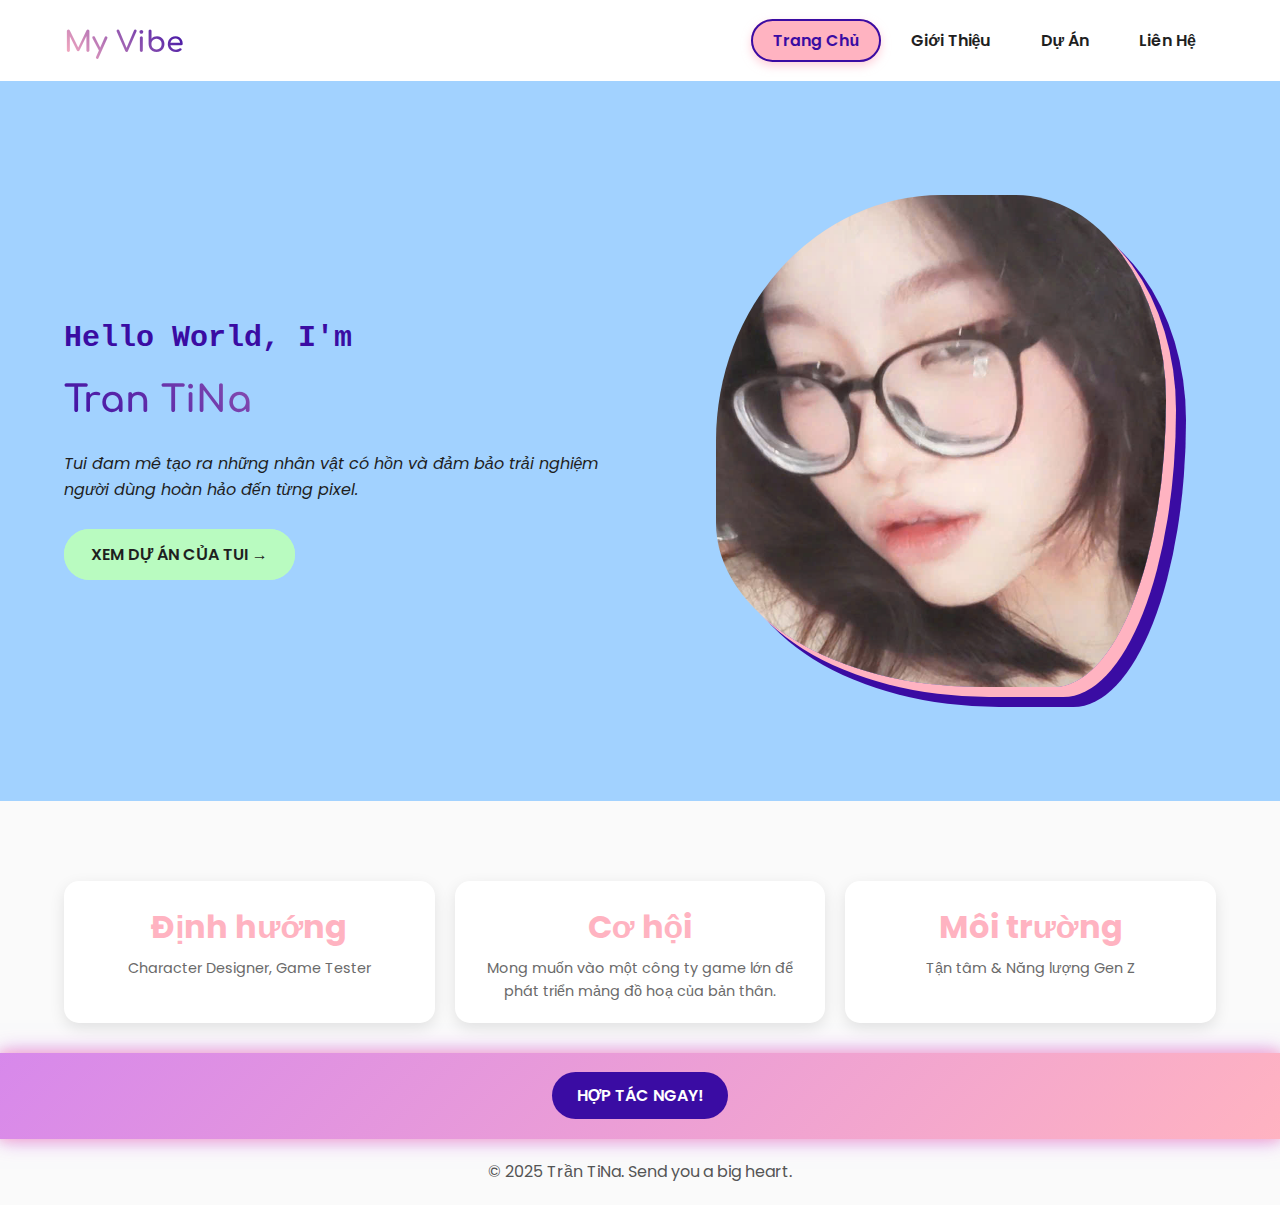
<file: index.html>
<!DOCTYPE html>
<html lang="vi">
<head>
    <meta charset="UTF-8">
    <meta name="viewport" content="width=device-width, initial-scale=1.0">
    <title>Tran TiNa</title>
    <link rel="stylesheet" href="css/style.css">
    <link href="https://fonts.googleapis.com/css2?family=Comfortaa:wght@400;700&family=Poppins:wght@300;400;600;700&display=swap" rel="stylesheet">
    <link rel="stylesheet" href="https://cdnjs.cloudflare.com/ajax/libs/font-awesome/6.0.0-beta3/css/all.min.css">
    <style>
        /* CSS Riêng cho trang chủ */
        .hero-new {
            display: flex;
            align-items: center;
            padding: 100px 0;
            background-color: var(--color-pastel-blue); 
            min-height: 80vh;
        }
        .hero-content {
            flex: 1;
            padding-right: 50px;
        }
        .hero-image-container {
            flex: 1;
            position: relative;
            display: flex;
            justify-content: center;
        }
        .hero-image-container img {
            width: 85%;
            max-width: 450px;
            height: auto;
            object-fit: cover;
            border-radius: 60% 40% 30% 70% / 60% 50% 70% 40%;
            box-shadow: 10px 10px 0 var(--color-pastel-pink), 20px 20px 0 var(--color-dark-purple); /* Box-shadow kép */
        }
        .hero-content h1 {
            font-family: var(--font-primary);
            font-size: 2.3rem;
            font-weight: 700;
            font-family:var(--font-secondary);
            background: linear-gradient(45deg, var(--color-dark-purple), var(--color-pastel-pink));
            -webkit-background-clip: text;
            -webkit-text-fill-color: transparent;
            color: var(--color-dark-purple);
            margin: 10px 0 20px 0;
        }
        .hero-content h3 {
            font-family: var(--font-secondary);
            font-size: 3.5rem;
            line-height: 1.1;
            color: var(--color-dark-purple);
            margin-bottom: 15px;
        }
        .hero-content .tagline {
            font-style: italic;
            color: var(--color-text-dark);
            margin-bottom: 30px;
        }
        .stats-grid-new {
            display: grid;
            grid-template-columns: repeat(3, 1fr);
            gap: 20px;
            margin-top: 50px;
            padding: 30px 0;
            text-align: center;
        }
        .stat-item-new {
            background-color: white;
            padding: 20px;
            border-radius: 15px;
            box-shadow: 0 5px 15px rgba(0, 0, 0, 0.1);
        }
        .stat-item-new h3 {
            color: var(--color-pastel-pink);
            font-size: 2rem;
            margin-bottom: 5px;
        }
        .stat-item-new p {
            font-size: 0.9rem;
            color: #6a6a6a;
        }
    </style>
</head>
<body>
    <header>
        <div class="container" style="display: flex; justify-content: space-between; align-items: center; padding: 15px 0;">
            <h1 class="logo"><a href="index.html">My Vibe</a></h1> 
            <nav class="main-nav" id="nav-menu">
                <ul>
                    <li><a href="index.html" class="active">Trang Chủ</a></li>
                    <li><a href="about.html">Giới Thiệu</a></li>
                    <li><a href="portfolio.html">Dự Án</a></li>
                    <li><a href="contact.html">Liên Hệ</a></li>
                </ul>
            </nav>
            <button class="menu-toggle" id="mobile-menu"><i class="fas fa-heart"></i></button>
        </div>
    </header>

    <main>
        <section class="hero-new">
            <div class="container" style="display: flex; align-items: center;">
                <div class="hero-content">
                    <p class="greeting" style="color: var(--color-dark-purple); font-weight: 600; font-family:'Courier New', Courier, monospace; font-size: 30px;">Hello World, I'm</p>
                    <h1>Tran TiNa</h1>
                    <p class="tagline">Tui đam mê tạo ra những nhân vật có hồn và đảm bảo trải nghiệm người dùng hoàn hảo đến từng pixel.</p>
                    
                    <div class="actions" style="margin-top: 40px;">
                        <a href="portfolio.html" class="btn btn-secondary">Xem Dự Án Của Tui →</a>
                    </div>
                </div>
                <div class="hero-image-container">
                    <img src="img/avt2.jpg" alt="Ảnh đại diện Gen Z">
                </div>
            </div>
        </section>
        
        <div class="container stats-grid-new">
            <div class="stat-item-new"><h3>Định hướng</h3><p>Character Designer, Game Tester</p></div>
            <div class="stat-item-new"><h3>Cơ hội</h3><p>Mong muốn vào một công ty game lớn để phát triển mảng đồ hoạ của bản thân.</p></div>
            <div class="stat-item-new"><h3>Môi trường</h3><p>Tận tâm & Năng lượng Gen Z</p></div>
        </div>
        
        <section class="section-pink-bg" style="padding: 30px 0; text-align: center;">
            <div class="container">
                <a href="contact.html" class="btn btn-primary" style="margin-top: 20px;">Hợp Tác Ngay!</a>
            </div>
        </section>
        
    </main>
    <footer>
        <div class="container">
            <p>&copy; 2025 Trần TiNa. Send you a big heart.</p>
    </footer>
    <script src="js/script.js"></script>
</body>
</html>
</file>
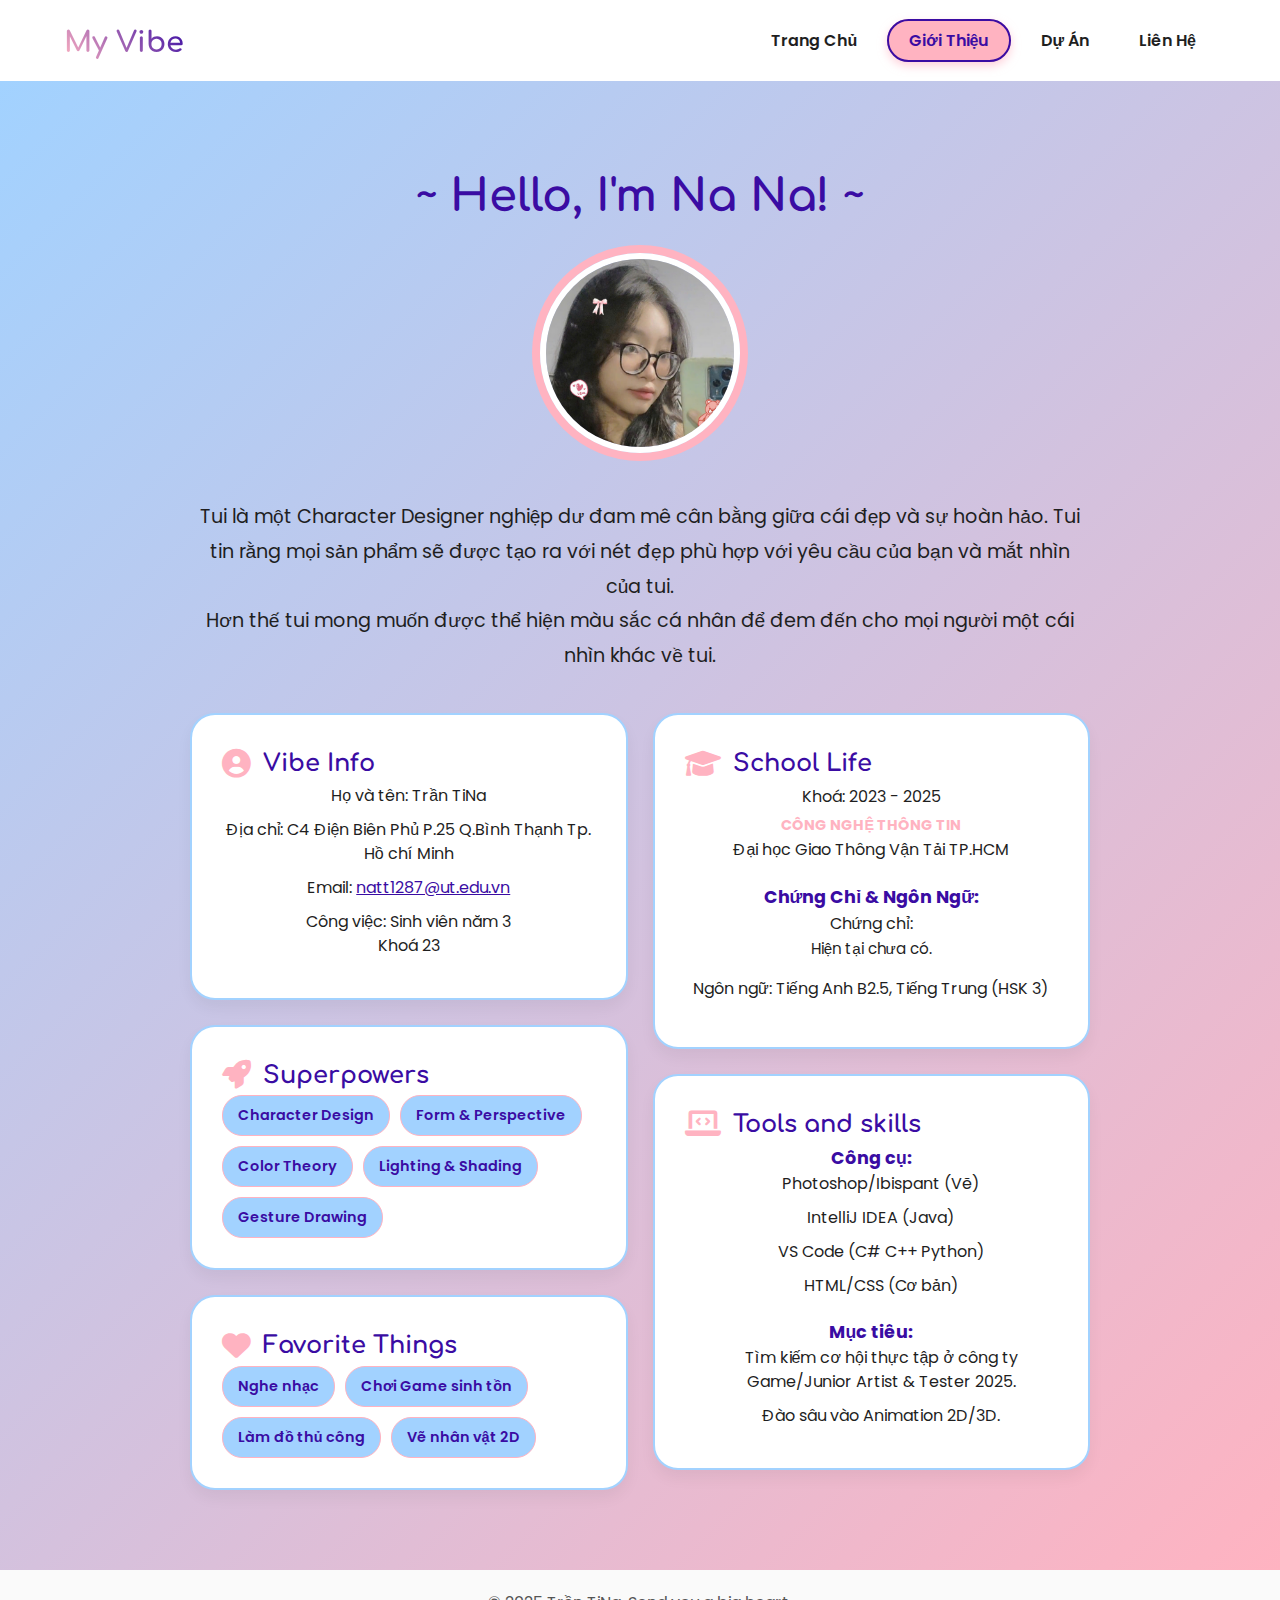
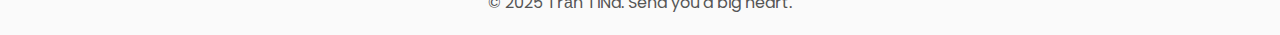
<file: about.html>
<!DOCTYPE html>
<html lang="vi">
<head>
    <meta charset="UTF-8">
    <meta name="viewport" content="width=device-width, initial-scale=1.0">
    <title>Giới Thiệu</title>
    <link rel="stylesheet" href="css/style.css">
    <link href="https://fonts.googleapis.com/css2?family=Comfortaa:wght@400;700&family=Poppins:wght@300;400;600;700&display=swap" rel="stylesheet">
    <link rel="stylesheet" href="https://cdnjs.cloudflare.com/ajax/libs/font-awesome/6.0.0-beta3/css/all.min.css">
    <style>
:root {
    --color-pastel-pink: #FFB3C1; 
    --color-pastel-blue: #A2D2FF;
    --color-pastel-mint: #B9FBC0; 
    --color-dark-purple: #3A0CA3; 
    --color-text-dark: #1F1F1F;
    --color-text-light: #F0F0F0;
    --font-primary: 'Poppins', sans-serif;
    --font-secondary: 'Comfortaa', cursive; 
}

        .story-section {
            padding: 80px 0;
            background: linear-gradient(135deg, var(--color-pastel-blue) 0%, var(--color-pastel-pink) 100%); /* Gradient nền */
        }

        .profile-image-box {
            text-align: center;
            margin-bottom: 40px;
        }

        .profile-image-box img {
            width: 200px; 
            height: 200px;
            border-radius: 50%; 
            object-fit: cover;
            border: 6px solid white;
            box-shadow: 0 0 0 8px var(--color-pastel-pink); 
            transition: transform 0.3s;
        }

        .profile-image-box img:hover {
            transform: scale(1.05) rotate(3deg);
        }

        .info-grid {
            display: grid;
            grid-template-columns: 1fr 1fr;
            gap: 25px;
            margin-top: 40px;
        }

        .info-card {
            background-color: white;
            padding: 30px;
            border-radius: 25px; 
            box-shadow: 0 8px 15px rgba(0, 0, 0, 0.05); 
            border: 2px solid var(--color-pastel-blue); 
            transition: transform 0.3s;
        }

        .info-card:hover {
            transform: translateY(-5px);
            box-shadow: 0 10px 20px rgba(0, 0, 0, 0.1);
        }

        .info-card h3 {
            font-family: 'Comfortaa', sans-serif;
            font-size: 1.5rem;
            color: var(--color-dark-purple);
            margin-top: 0;
            display: flex;
            align-items: center;
        }

        .info-card h3 i {
            margin-right: 12px;
            font-size: 1.8rem;
            color: var(--color-pastel-pink); 
        }

        .info-card ul {
            list-style: none;
            padding-left: 0;
        }
        
        .info-card li {
            margin-bottom: 10px;
            font-size: 1rem;
            color: var(--color-text-dark);
            line-height: 1.5;
        }
        
        .tag-list-new {
            display: flex;
            flex-wrap: wrap;
            gap: 10px;
        }

        .tag-list-new span {
            background-color: var(--color-pastel-blue);
            color: var(--color-dark-purple);
            padding: 8px 15px;
            border-radius: 20px;
            font-size: 0.9rem;
            font-weight: 600;
            border: 1px solid var(--color-pastel-pink);
        }
        
        .text-detail {
            margin-bottom: 15px;
            font-size: 1rem;
        }

        .text-detail strong {
            display: block;
            color: var(--color-pastel-pink);
            font-weight: 700;
            margin-top: 5px;
            font-size: 0.9rem;
            text-transform: uppercase;
        }

        /* Sở Thích Cá Nhân */
        .hobbies-section {
            padding: 60px 0;
            background-color: var(--color-pastel-pink);
        }
        .hobbies-grid {
            display: flex;
            justify-content: space-around;
            flex-wrap: wrap;
            margin-top: 30px;
        }
        .hobby-item {
            text-align: center;
            margin: 15px;
            width: 150px;
        }
        .hobby-item img {
            width: 80px;
            height: 80px;
            border-radius: 50%;
            object-fit: cover;
            border: 4px solid white;
            box-shadow: 0 0 0 5px var(--color-pastel-blue);
        }
        .hobby-item p {
            margin-top: 10px;
            font-weight: 600;
            color: white; 
        }
        
        @media (max-width: 768px) {
            .info-grid {
                grid-template-columns: 1fr;
            }
        }
    </style>
</head>
<body>
    <header>
        <div class="container" style="display: flex; justify-content: space-between; align-items: center; padding: 15px 0;">
            <h1 class="logo"><a href="index.html">My Vibe</a></h1>
            <nav class="main-nav" id="nav-menu">
                <ul>
                    <li><a href="index.html">Trang Chủ</a></li>
                    <li><a href="about.html" class="active">Giới Thiệu</a></li>
                    <li><a href="portfolio.html">Dự Án</a></li>
                    <li><a href="contact.html">Liên Hệ</a></li>
                </ul>
            </nav>
            <button class="menu-toggle" id="mobile-menu">
                <i class="fas fa-heart"></i>
            </button>
        </div>
    </header>
    <main>
        <section class="story-section">
            <div class="container">
                <h2 style="font-family: 'Comfortaa', sans-serif; font-size: 2.8rem; color: var(--color-dark-purple); text-align: center; margin-bottom: 20px;">~ Hello, I'm Na Na! ~</h2>
                
                <div class="profile-image-box">
                    <img src="img/avt.jpg" alt="Ảnh đại diện cá nhân">
                </div>
                <div class="content-wrapper" style="max-width: 900px; margin: 0 auto; text-align: center;">
                    <p style="font-size: 1.2rem; line-height: 1.8; color: var(--color-text-dark);">
                        Tui là một Character Designer nghiệp dư đam mê cân bằng giữa cái đẹp và sự hoàn hảo. Tui tin rằng mọi sản phẩm sẽ được tạo ra với nét đẹp phù hợp với yêu cầu của bạn và mắt nhìn của tui.
                        <br>Hơn thế tui mong muốn được thể hiện màu sắc cá nhân để đem đến cho mọi người một cái nhìn khác về tui.
                    </p>
                    
                    <div class="info-grid">
                        
                        <div>
                            <div class="info-card">
                                <h3><i class="fas fa-user-circle"></i> Vibe Info</h3>
                                <ul style="line-height: 1.8;">
                                    <li>Họ và tên: Trần TiNa</li>
                                    <li>Địa chỉ: C4 Điện Biên Phủ P.25 Q.Bình Thạnh Tp. Hồ chí Minh </li>
                                    <li>Email: <a href="mailto:natt1287@ut.edu.vn" style="color: var(--color-dark-purple);">natt1287@ut.edu.vn</a></li>
                                    <li>Công việc: Sinh viên năm 3<br>         Khoá 23<br></li>
                                </ul>
                            </div>

                            <div class="info-card" style="margin-top: 25px;">
                                <h3><i class="fas fa-rocket"></i> Superpowers</h3>
                                <div class="tag-list-new">
                                    <span>Character Design</span>
                                    <span>Form & Perspective</span>
                                    <span>Color Theory</span>
                                    <span>Lighting & Shading</span>
                                    <span>Gesture Drawing</span>
                                </div>
                            </div>
                            
                            <div class="info-card" style="margin-top: 25px;">
                                <h3><i class="fas fa-heart"></i> Favorite Things</h3>
                                <div class="tag-list-new">
                                    <span>Nghe nhạc</span>
                                    <span>Chơi Game sinh tồn</span>
                                    <span>Làm đồ thủ công</span>
                                    <span>Vẽ nhân vật 2D</span>
                                </div>
                            </div>
                        </div>

                        <div>
                            <div class="info-card">
                                <h3><i class="fas fa-graduation-cap"></i> School Life</h3>
                                <div class="text-detail">
                                    Khoá: 2023 - 2025
                                    <strong>Công nghệ Thông tin</strong>
                                    Đại học Giao Thông Vận Tải TP.HCM
                                </div>
                                
                                <h4 style="font-size: 1.1rem; color: var(--color-dark-purple); margin-top: 20px;">Chứng Chỉ & Ngôn Ngữ:</h4>
                                <div class="text-detail">
                                    Chứng chỉ:
                                    <p style="font-size: 0.95rem;">Hiện tại chưa có.</p>
                                </div>
                                <div class="text-detail" style="margin-top: 10px;">
                                    Ngôn ngữ: Tiếng Anh B2.5, Tiếng Trung (HSK 3)
                                </div>
                            </div>

                            <div class="info-card" style="margin-top: 25px;">
                                <h3><i class="fas fa-laptop-code"></i> Tools and skills</h3>
                                
                                <h4 style="font-size: 1.1rem; color: var(--color-dark-purple);">Công cụ:</h4>
                                <ul style="list-style-type: ''; padding-left: 20px; font-size: 0.95rem;">
                                    <li>Photoshop/Ibispant (Vẽ)</li>
                                    <li>IntelliJ IDEA (Java)</li>
                                    <li>VS Code (C# C++ Python)</li>
                                    <li>HTML/CSS (Cơ bản)</li>
                                </ul>

                                <h4 style="font-size: 1.1rem; color: var(--color-dark-purple); margin-top: 20px;">Mục tiêu:</h4>
                                <ul style="list-style-type: ''; padding-left: 20px; font-size: 0.95rem;">
                                    <li>Tìm kiếm cơ hội thực tập ở công ty Game/Junior Artist & Tester 2025.</li>
                                    <li>Đào sâu vào Animation 2D/3D.</li>
                                </ul>
                            </div>
                        </div>
                    </div>
                </div>
            </div>
        </section>
    </main>

    <footer>
        <div class="container">
            <p>&copy; 2025 Trần TiNa. Send you a big heart.</p>
    </footer>
    <script src="js/script.js"></script>
</body>
</html>
</file>
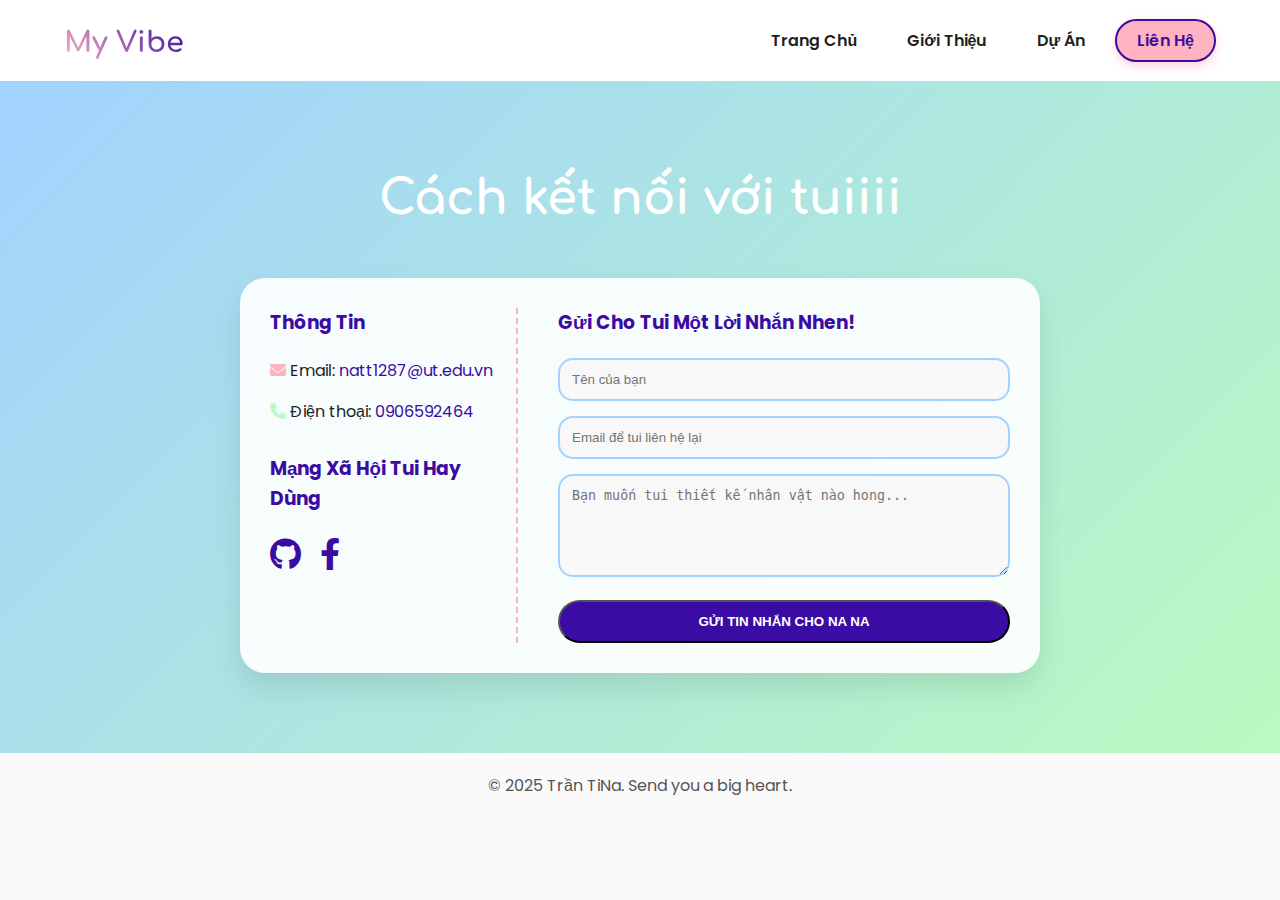
<file: contact.html>
<!DOCTYPE html>
<html lang="vi">
<head>
    <meta charset="UTF-8">
    <meta name="viewport" content="width=device-width, initial-scale=1.0">
    <title>Liên Hệ | Tên Bạn - Let's Collab</title>
    <link rel="stylesheet" href="css/style.css">
    <link href="https://fonts.googleapis.com/css2?family=Comfortaa:wght@400;700&family=Poppins:wght@300;400;600;700&display=swap" rel="stylesheet">
    <link rel="stylesheet" href="https://cdnjs.cloudflare.com/ajax/libs/font-awesome/6.0.0-beta3/css/all.min.css">
    <style>
        /* CSS Riêng cho trang Liên Hệ */
        .contact-section-new {
            padding: 80px 0;
            background: linear-gradient(135deg, var(--color-pastel-blue) 0%, var(--color-pastel-mint) 100%); /* Gradient nền */
        }
        .contact-content-wrapper {
            background-color: rgba(255, 255, 255, 0.9); 
            padding: 40px;
            border-radius: 25px;
            box-shadow: 0 15px 30px rgba(0, 0, 0, 0.1);
            max-width: 800px;
            margin: 0 auto;
            display: flex;
            gap: 40px;
            padding: 30px;
        }
        .contact-info-new {
            flex: 1;
            padding-right: 20px;
            border-right: 2px dashed var(--color-pastel-pink); 
        }
        .contact-form-new {
            flex: 2;
        }
        .contact-form-new input,
        .contact-form-new textarea {
            width: 100%;
            padding: 12px;
            margin-bottom: 15px;
            border: 2px solid var(--color-pastel-blue);
            border-radius: 15px;
            background-color: #F8F8F8;
            transition: border-color 0.3s;
        }
        .contact-form-new input:focus,
        .contact-form-new textarea:focus {
            border-color: var(--color-dark-purple);
            outline: none;
        }
        /* Social Links */
        .social-links-new a {
            font-size: 2rem;
            color: var(--color-dark-purple);
            margin-right: 15px;
            transition: transform 0.3s, color 0.3s;
        }
        .social-links-new a:hover {
            color: var(--color-pastel-pink);
            transform: scale(1.2);
        }
    </style>
</head>
<body>
    <header>
        <div class="container" style="display: flex; justify-content: space-between; align-items: center; padding: 15px 0;">
            <h1 class="logo"><a href="index.html">My Vibe</a></h1>
            <nav class="main-nav" id="nav-menu">
                <ul>
                    <li><a href="index.html">Trang Chủ</a></li>
                    <li><a href="about.html">Giới Thiệu</a></li>
                    <li><a href="portfolio.html">Dự Án</a></li>
                    <li><a href="contact.html" class="active">Liên Hệ</a></li>
                </ul>
            </nav>
            <button class="menu-toggle" id="mobile-menu">
                <i class="fas fa-heart"></i>
            </button>
        </div>
    </header>
    <main>
        <section id="contact" class="contact-section-new">
            <div class="container">
                <h2 style="font-family: var(--font-secondary); font-size: 3rem; color: white; text-align: center; margin-bottom: 40px;">Cách kết nối với tuiiii</h2>
                
                <div class="contact-content-wrapper">
                    
                    <div class="contact-info-new">
                        <h3 style="color: var(--color-dark-purple); margin-bottom: 20px;">Thông Tin</h3>
                        <p style="margin-bottom: 15px;"><i class="fas fa-envelope" style="color: var(--color-pastel-pink);"></i> Email: <a href="mailto:natt1287@ut.edu.vn" style="color: var(--color-dark-purple); text-decoration: none;">natt1287@ut.edu.vn</a></p>
                        <p style="margin-bottom: 30px;"><i class="fas fa-phone" style="color: var(--color-pastel-mint);"></i> Điện thoại: <a href="tel" style="color: var(--color-dark-purple); text-decoration: none;">0906592464</a></p>
                        
                        <h3 style="margin-top: 30px; color: var(--color-dark-purple); margin-bottom: 15px;">Mạng Xã Hội Tui Hay Dùng</h3>
                        <div class="social-links-new">
                            <a href="https://github.com/Tran-TiNa"><i class="fab fa-github"></i></a>
                            <a href="https://www.facebook.com/iuANoc2905"><i class="fab fa-facebook-f"></i></a>
                        </div>
                    </div>
                    
                    <div class="contact-form-new">
                        <h3 style="color: var(--color-dark-purple); margin-bottom: 20px;">Gửi Cho Tui Một Lời Nhắn Nhen!</h3>
                        <form action="mailto:natt1287@ut.edu.vn" method="POST" enctype="text/plain">
                            <input type="text" name="name" placeholder="Tên của bạn" required>
                            <input type="email" name="email" placeholder="Email để tui liên hệ lại" required>
                            <textarea name="message" rows="5" placeholder="Bạn muốn tui thiết kế nhân vật nào hong..." required></textarea>
                            <button type="submit" class="btn btn-primary" style="width: 100%;">Gửi Tin Nhắn cho Na Na</button>
                        </form>
                    </div>
                </div>
            </div>
        </section>
    </main>

    <footer>
        <div class="container">
            <p>&copy; 2025 Trần TiNa. Send you a big heart.</p>
    </footer>
    <script src="js/script.js"></script>
</body>
</html>
</file>
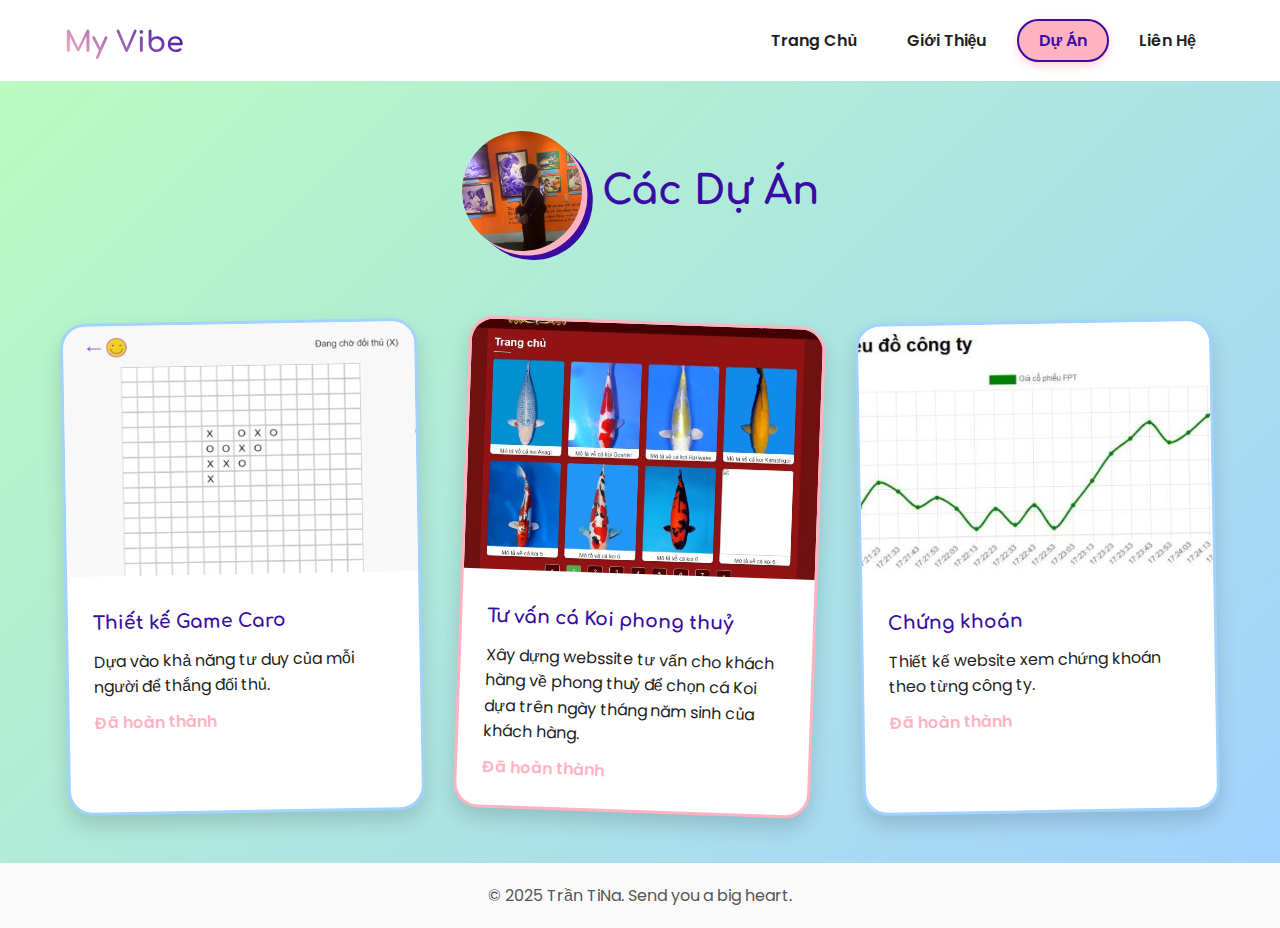
<file: portfolio.html>
<!DOCTYPE html>
<html lang="vi">
<head>
    <meta charset="UTF-8">
    <meta name="viewport" content="width=device-width, initial-scale=1.0">
    <title>Dự Án</title>
    <link rel="stylesheet" href="css/style.css">
    <link href="https://fonts.googleapis.com/css2?family=Comfortaa:wght@400;700&family=Poppins:wght@300;400;600;700&display=swap" rel="stylesheet">
    <link rel="stylesheet" href="https://cdnjs.cloudflare.com/ajax/libs/font-awesome/6.0.0-beta3/css/all.min.css">
    <style>
        /* CSS Riêng cho trang Dự Án */
        :root {
    --color-pastel-pink: #FFB3C1; 
    --color-pastel-blue: #A2D2FF; 
    --color-pastel-mint: #B9FBC0; 
    --color-dark-purple: #3A0CA3; 
    --color-text-dark: #1F1F1F;
    --color-text-light: #F0F0F0;
    --font-primary: 'Poppins', sans-serif;
    --font-secondary: 'Comfortaa', cursive; 
}
        .portfolio-grid-new {
            display: grid;
            grid-template-columns: repeat(auto-fit, minmax(350px, 1fr));
            gap: 40px;
            padding: 50px 0;
        }
        .project-card-new {
            background-color: white;
            border-radius: 25px;
            overflow: hidden;
            box-shadow: 0 10px 20px rgba(0, 0, 0, 0.15);
            transition: transform 0.4s ease-in-out;
            border: 3px solid var(--color-pastel-blue);
            transform: rotate(-1deg);
        }
        .project-card-new:nth-child(even) {
            transform: rotate(2deg);
            border-color: var(--color-pastel-pink);
        }
        .project-card-new:hover {
            transform: scale(1.05) rotate(0deg); 
            box-shadow: 0 15px 30px rgba(0, 0, 0, 0.2);
        }
        .project-card-new img {
            width: 100%;
            height: 250px;
            object-fit: cover;
        }
        .project-content-new {
            padding: 25px;
        }
        .project-content-new h3 {
            font-family: var(--font-secondary);
            color: var(--color-dark-purple);
            margin-bottom: 10px;
        }
        .project-link {
            color: var(--color-pastel-pink);
            font-weight: 600;
            text-decoration: none;
            display: inline-block;
            margin-top: 10px;
        }

        .header-project-container {
            display: flex; 
            align-items: center; 
            padding-top: 50px;
            margin-bottom: 20px;
            justify-content: center; 
            text-align: left; 
        }
        
        .header-project-container h2 {
            font-family: var(--font-secondary);
            font-size: 2.5rem; 
            color: var(--color-dark-purple);
            padding-top: 0;
            text-align: left; 
            margin-left: 20px;
            line-height: 1.2;
        }

        .hero-image-container { /* Điều chỉnh container ảnh */
            width: 120px; 
            height: 120px;
            position: relative; 
            display: block; 
            flex: none; 
        }

        .hero-image-container img {
            width: 100%;
            height: 100%;
            border-radius: 50%; 
            box-shadow: 5px 5px 0 var(--color-pastel-pink), 10px 10px 0 var(--color-dark-purple);
            transform: rotate(-5deg);
        }

        /* Điều chỉnh cho màn hình nhỏ hơn */
        @media (max-width: 600px) {
            .header-project-container {
                flex-direction: column; /* Xếp dọc trên mobile */
                text-align: center;
            }
            .header-project-container h2 {
                font-size: 2rem;
                margin-top: 15px;
                margin-left: 0;
                text-align: center;
            }
        }
    </style>
</head>
<body>
    <header>
        <div class="container" style="display: flex; justify-content: space-between; align-items: center; padding: 15px 0;">
            <h1 class="logo"><a href="index.html">My Vibe</a></h1>
            <nav class="main-nav" id="nav-menu">
                <ul>
                    <li><a href="index.html">Trang Chủ</a></li>
                    <li><a href="about.html">Giới Thiệu</a></li>
                    <li><a href="portfolio.html" class="active">Dự Án</a></li>
                    <li><a href="contact.html">Liên Hệ</a></li>
                </ul>
            </nav>
            <button class="menu-toggle" id="mobile-menu">
                <i class="fas fa-heart"></i>
            </button>
        </div>
    </header>
    <main>
        <section id="portfolio" class="section-mint-bg">
            <div class="container">
                <div class="header-project-container">
                    <div class="hero-image-container">
                        <img src="img/avt3.jpg" alt="Ảnh đại diện Gen Z">
                    </div>
                    <h2 class="section-title">Các Dự Án</h2>
                </div>
                <div class="portfolio-grid-new">
                    
                    <div class="project-card-new">
                        <img src="img/caro.JPG" alt="Dự án Game Caro">
                        <div class="project-content-new">
                            <h3>Thiết kế Game Caro</h3>
                            <p>Dựa vào khả năng tư duy của mỗi người để thắng đối thủ.</p>
                            <a class="project-link" target="_blank">Đã hoàn thành</a>
                        </div>
                    </div>

                    <div class="project-card-new">
                        <img src="img/caKoi.JPG" alt="Dự án cá Koi">
                        <div class="project-content-new">
                            <h3>Tư vấn cá Koi phong thuỷ</h3>
                            <p>Xây dựng webssite tư vấn cho khách hàng về phong thuỷ để chọn cá Koi dựa trên ngày tháng năm sinh của khách hàng.</p>
                            <a class="project-link" target="_blank">Đã hoàn thành</a>
                        </div>
                    </div>
                    
                    <div class="project-card-new">
                        <img src="img/chungkhoan.JPG" alt="Dự án chứng khoán">
                        <div class="project-content-new">
                            <h3>Chứng khoán</h3>
                            <p>Thiết kế website xem chứng khoán theo từng công ty.</p>
                            <a class="project-link" target="_blank">Đã hoàn thành</a>
                        </div>
                    </div>
                    
                </div>
            </div>
        </section>
    </main>

    <footer>
        <div class="container">
            <p>&copy; 2025 Trần TiNa. Send you a big heart.</p>
    </footer>
    <script src="js/script.js"></script>
</body>
</html>
</file>
<file: css/style.css>
:root {
    --color-pastel-pink: #FFB3C1; 
    --color-pastel-blue: #A2D2FF; 
    --color-pastel-mint: #B9FBC0; 
    --color-dark-purple: #3A0CA3; 
    --color-text-dark: #1F1F1F;
    --color-text-light: #F0F0F0;
    --font-primary: 'Poppins', sans-serif;
    --font-secondary: 'Comfortaa', cursive; 
}

@import url('https://fonts.googleapis.com/css2?family=Comfortaa:wght@400;700&family=Poppins:wght@300;400;600;700&display=swap');

* {
    margin: 0;
    padding: 0;
    box-sizing: border-box;
}

body {
    font-family: var(--font-primary);
    line-height: 1.6;
    color: var(--color-text-dark);
    background-color: #FAFAFA; 
}

.container {
    width: 90%;
    max-width: 1200px;
    margin: 0 auto;
}

header {
    background-color: white;
    box-shadow: 0 5px 15px rgba(255, 179, 193, 0.3); 
    top: 0;
    z-index: 1000;
}

.logo a {
    font-family: var(--font-secondary); 
    font-weight: 700;
    font-size: 1.8rem; 
    color: var(--color-dark-purple);
    text-decoration: none;
    background: linear-gradient(45deg, var(--color-pastel-pink), var(--color-dark-purple));
    -webkit-background-clip: text;
    -webkit-text-fill-color: transparent;
}

/*MAIN NAV*/
.main-nav ul {
    list-style: none;
    display: flex;
    gap: 10px;
}

.main-nav ul li a {
    font-family: var(--font-primary);
    font-weight: 600;
    color: var(--color-text-dark);
    padding: 8px 20px;
    border-radius: 30px; 
    text-decoration: none;
    transition: all 0.3s ease;
    position: relative;
    z-index: 1;
}

.main-nav ul li a.active,
.main-nav ul li a:hover {
    color: white;
    background: var(--color-dark-purple);
    box-shadow: 0 4px 10px rgba(58, 12, 163, 0.4);
    transform: translateY(-2px); 
}

.main-nav ul li a.active {
    background: var(--color-pastel-pink); 
    color: var(--color-dark-purple);
    border: 2px solid var(--color-dark-purple);
    box-shadow: 0 4px 10px rgba(255, 179, 193, 0.6);
}

.menu-toggle {
    background: var(--color-pastel-mint);
    border: none;
    width: 40px;
    height: 40px;
    border-radius: 50%;
    color: var(--color-dark-purple);
    font-size: 1.2rem;
    display: none; /* Chỉ hiển thị trên mobile */
    align-items: center;
    justify-content: center;
    cursor: pointer;
    box-shadow: 0 0 0 4px var(--color-pastel-blue);
}
/* BUTTONS */
.btn {
    padding: 12px 25px;
    border-radius: 30px;
    text-decoration: none;
    font-weight: 600;
    text-transform: uppercase;
    transition: transform 0.3s ease-out;
}

.btn-primary {
    background-color: var(--color-dark-purple);
    color: white;
}

.btn-primary:hover {
    background-color: #5A189A;
    transform: translateY(-3px);
}

.btn-secondary {
    background-color: var(--color-pastel-mint);
    color: var(--color-text-dark);
    border: 2px solid var(--color-pastel-mint);
}

.btn-secondary:hover {
    background-color: white;
    border: 2px solid var(--color-dark-purple);
    color: var(--color-dark-purple);
}

/* SECTIONS*/
.section-mint-bg {
    background: linear-gradient(135deg, var(--color-pastel-mint) 0%, var(--color-pastel-blue) 100%); /* Gradient nền */
}

.section-pink-bg {
    /* Giữ nguyên Gradient nền của bạn */
    background: linear-gradient(135deg, rgba(190, 54, 224, 0.582) 0%, var(--color-pastel-pink) 100%); 
    position: relative; 
    overflow: hidden; 
  
    box-shadow: 
        0 0 10px rgba(255, 179, 193, 0.8), 
        0 0 20px rgba(190, 54, 224, 0.6); 
}

footer .container{
    padding: 20px 0;
    text-align: center;
}

footer .container p{
    color: #555;
}
</file>
